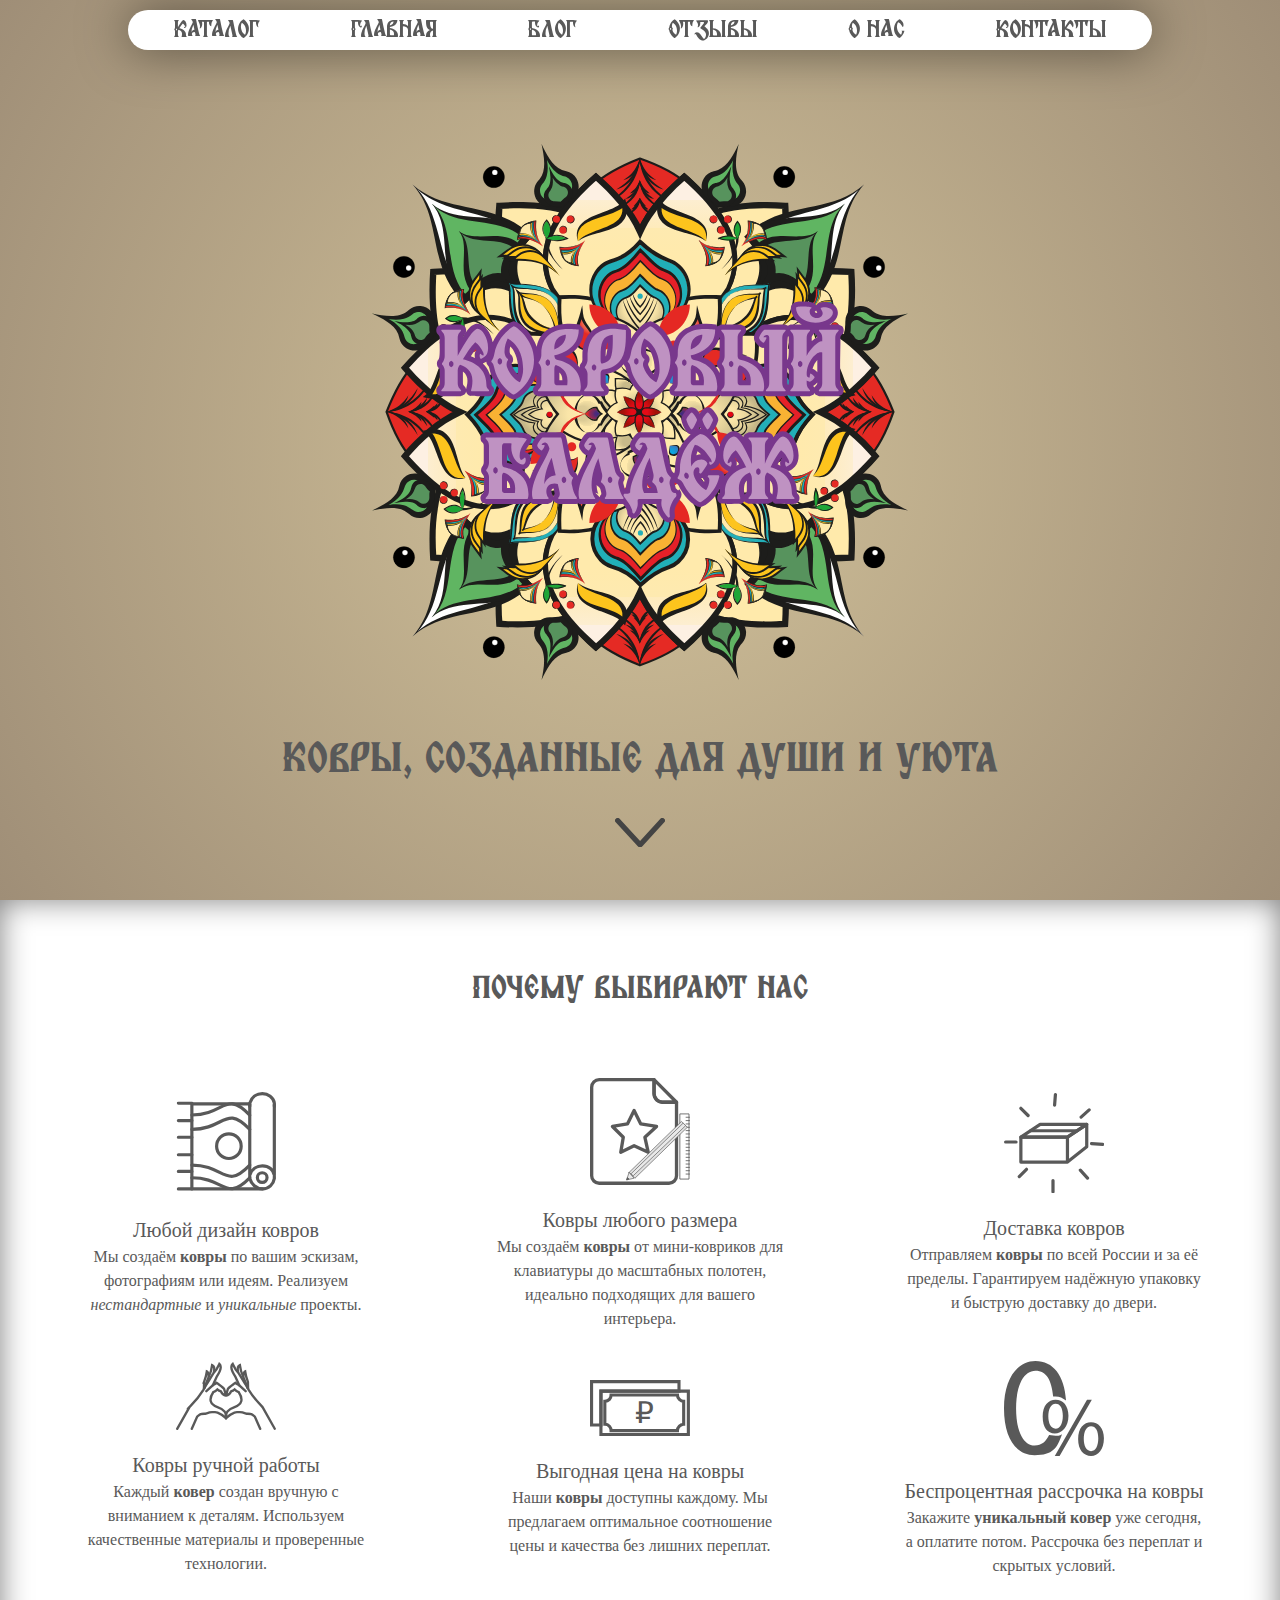
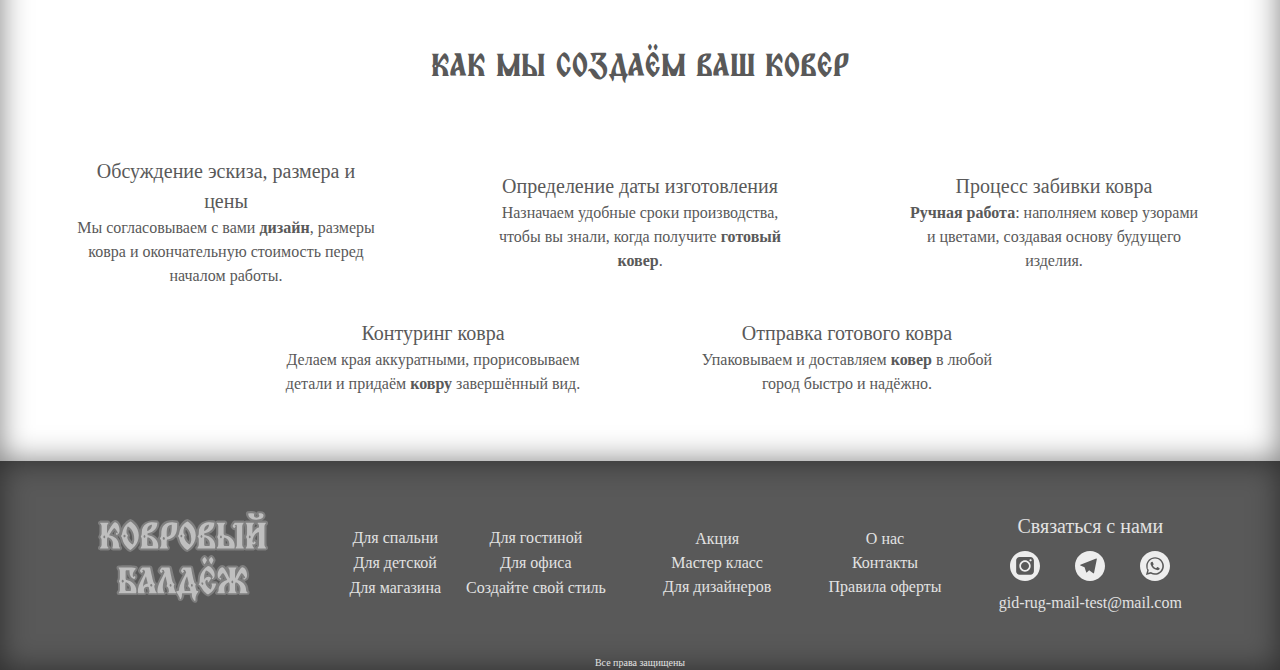
<file: index.html>
<!DOCTYPE html>
<html lang="en">
  <head>
  <meta charset="UTF-8" />
  <title>
   Главная
  </title>
  <meta
    name="description"
    content="Ковровый балдёж предлагает эксклюзивные ковры на заказ с уникальными дизайнами. Создайте ковёр по индивидуальному проекту или выберите из готовых коллекций."
  />
  <meta
    name="keywords"
    content="ковры на заказ, эксклюзивные ковры, ковры для интерьера, авторские ковры, ковровый дизайн"
  />
  <meta name="author" content="Ковровый балдёж" />
  <meta name="viewport" content="width=device-width, initial-scale=1.0" />
  <link
    rel="icon"
    type="image/x-icon"
    href="img/logo/icon/favicon.ico"
  />
  <link
    rel="icon"
    type="image/png"
    sizes="16x16"
    href="img/logo/icon/favicon-16x16.png"
  />
  <link
    rel="icon"
    type="image/png"
    sizes="32x32"
    href="img/logo/icon/favicon-32x32.png"
  />
  <link
    rel="icon"
    type="image/png"
    sizes="192x192"
    href="img/logo/icon/android-chrome-192x192.png"
  />
  <link
    rel="icon"
    type="image/png"
    sizes="512x512"
    href="img/logo/icon/android-chrome-512x512.png"
  />
  <link
    rel="apple-touch-icon"
    sizes="180x180"
    href="img/logo/icon/apple-touch-icon.png"
  />
  <!-- <link rel="manifest" href="/files/site.webmanifest" /> -->
  <link rel="stylesheet" href="css/style.min.css" />
</head>
  <body>
    <header>
  <div class="burger-menu">
    <span></span>
  </div>
  <nav class="conteiner">
    <ul class="control-menu">
      <li class="link">
        <button class="link__button clic-menu-catalog">Каталог</button>
      </li>
      <li class="link">
        <a href="#" class="link__button">Главная</a>
      </li>
      <li class="link">
        <a href="#" class="link__button">Блог</a>
      </li>
      <li class="link">
        <a href="#" class="link__button">Отзывы</a>
      </li>
      <li class="link">
        <a href="#" class="link__button">О нас</a>
      </li>
      <li class="link">
        <a href="#" class="link__button">Контакты</a>
      </li>
    </ul>
    <ul class="control-catalog">
      <li class="link button-size-shadow">
        <a href="#" class="link__button"
          ><p>Для</p>
          Спальни</a
        >
      </li>
      <li class="link button-size-shadow">
        <a href="#" class="link__button"
          ><p>Для</p>
          Гостиной</a
        >
      </li>
      <li class="link button-size-shadow">
        <a href="#" class="link__button"
          ><p>Для</p>
          Детской</a
        >
      </li>
      <li class="link button-size-shadow">
        <a href="#" class="link__button"
          ><p>Для</p>
          Офиса</a
        >
      </li>
      <li class="link button-size-shadow">
        <a href="#" class="link__button"
          ><p>Для</p>
          Магазина</a
        >
      </li>
      <li class="link button-size-shadow">
        <a href="#" class="link__button">Создайте свой стиль</a>
      </li>
    </ul>
  </nav>
</header>
    <main>
      <div class="block1">
        <div class="block1__img">
          <img
            class="block1__logo-animation"
            src="img/logo/Logo_1.svg"
            alt=""
          />
          <img
            class="block1__logo-animation"
            src="img/logo/Logo_2.svg"
            alt=""
          />
          <img
            class="block1__logo-animation"
            src="img/logo/Logo_3.svg"
            alt=""
          />
          <img
            class="block1__logo-animation"
            src="img/logo/Logo_4.svg"
            alt=""
          />
        </div>
        <div class="text-title">
          <h1>Ковры, созданные для души и уюта</h1>
        </div>
        <div class="arrow">
          <img class="arrow__down" src="img/arrow-down.svg" alt="" />
        </div>
      </div>
      <div class="block2">
        <div class="text-h2">
          <h2>Почему выбирают нас</h2>
        </div>
        <div class="advantages">
          <div class="text-img-box">
            <div class="text-img-box__img">
              <img src="img/img_1.svg" alt="Любой дизайн ковров" />
            </div>
            <div class="text-img-box__text">
              <h3>Любой дизайн ковров</h3>
              <p>
                Мы создаём <strong>ковры</strong> по вашим эскизам, фотографиям
                или идеям. Реализуем <em>нестандартные</em> и
                <em>уникальные</em> проекты.
              </p>
            </div>
          </div>
          <div class="text-img-box">
            <div class="text-img-box__img">
              <img src="img/img_6.svg" alt="Ковры любого размера" />
            </div>
            <div class="text-img-box__text">
              <h3>Ковры любого размера</h3>
              <p>
                Мы создаём <strong>ковры</strong> от мини-ковриков для
                клавиатуры до масштабных полотен, идеально подходящих для вашего
                интерьера.
              </p>
            </div>
          </div>
          <div class="text-img-box">
            <div class="text-img-box__img">
              <img src="img/img_5.svg" alt="Доставка ковров" />
            </div>
            <div class="text-img-box__text">
              <h3>Доставка ковров</h3>
              <p>
                Отправляем <strong>ковры</strong> по всей России и за её
                пределы. Гарантируем надёжную упаковку и быструю доставку до
                двери.
              </p>
            </div>
          </div>
          <div class="text-img-box">
            <div class="text-img-box__img">
              <img src="img/img_4.svg" alt="Ковры ручной работы" />
            </div>
            <div class="text-img-box__text">
              <h3>Ковры ручной работы</h3>
              <p>
                Каждый <strong>ковер</strong> создан вручную с вниманием к
                деталям. Используем качественные материалы и проверенные
                технологии.
              </p>
            </div>
          </div>
          <div class="text-img-box">
            <div class="text-img-box__img">
              <img src="img/img_3.svg" alt="Выгодная цена на ковры" />
            </div>
            <div class="text-img-box__text">
              <h3>Выгодная цена на ковры</h3>
              <p>
                Наши <strong>ковры</strong> доступны каждому. Мы предлагаем
                оптимальное соотношение цены и качества без лишних переплат.
              </p>
            </div>
          </div>
          <div class="text-img-box">
            <div class="text-img-box__img">
              <img
                src="img/img_2.svg"
                alt="Беспроцентная рассрочка на ковры"
              />
            </div>
            <div class="text-img-box__text">
              <h3>Беспроцентная рассрочка на ковры</h3>
              <p>
                Закажите <strong>уникальный ковер</strong> уже сегодня, а
                оплатите потом. Рассрочка без переплат и скрытых условий.
              </p>
            </div>
          </div>
        </div>

        <div class="text-h2">
          <h2>Как мы создаём ваш ковер</h2>
        </div>
        <div class="advantages margin-bottom">
          <div class="text-img-box">
            <div class="text-img-box__text">
              <h3>Обсуждение эскиза, размера и цены</h3>
              <p>
                Мы согласовываем с вами <strong>дизайн</strong>, размеры ковра и
                окончательную стоимость перед началом работы.
              </p>
            </div>
          </div>
          <div class="text-img-box">
            <div class="text-img-box__text">
              <h3>Определение даты изготовления</h3>
              <p>
                Назначаем удобные сроки производства, чтобы вы знали, когда
                получите <strong>готовый ковер</strong>.
              </p>
            </div>
          </div>
          <div class="text-img-box">
            <div class="text-img-box__text">
              <h3>Процесс забивки ковра</h3>
              <p>
                <strong>Ручная работа</strong>: наполняем ковер узорами и
                цветами, создавая основу будущего изделия.
              </p>
            </div>
          </div>
          <div class="text-img-box">
            <div class="text-img-box__text">
              <h3>Контуринг ковра</h3>
              <p>
                Делаем края аккуратными, прорисовываем детали и придаём
                <strong>ковру</strong> завершённый вид.
              </p>
            </div>
          </div>
          <div class="text-img-box">
            <div class="text-img-box__text">
              <h3>Отправка готового ковра</h3>
              <p>
                Упаковываем и доставляем <strong>ковер</strong> в любой город
                быстро и надёжно.
              </p>
            </div>
          </div>
        </div>
      </div>
    </main>
    <footer class="footer">
  <div class="conteiner-footer">
    <div class="img-logo-footer">

      <img src="img/header_footer/Logo_end.svg" alt="logo-footer">
    </div>
    <nav class="menu-footer">
      <ul class="menu-footer__item mod-grid2">
        <li>
          <a href="#">Для спальни</a>
        </li>
        <li>
          <a href="#">Для гостиной</a>
        </li>
        <li>
          <a href="#">Для детской</a>
        </li>
        <li>
          <a href="#">Для офиса</a>
        </li>
        <li>
          <a href="#">Для магазина</a>
        </li>
        <li>
          <a href="#">Создайте свой стиль</a>
        </li>
      </ul>
    </nav>
    <nav class="menu-footer">
      <ul class="menu-footer__item">
        <li>
          <a href="#">Акция</a>
        </li>
        <li>
          <a href="#">Мастер класс</a>
        </li>
        <li>
          <a href="#">Для дизайнеров</a>
        </li>
      </ul>
    </nav>
    <nav class="menu-footer">
      <ul class="menu-footer__item">
        <li>
          <a href="#">О нас</a>
        </li>
        <li>
          <a href="#">Контакты</a>
        </li>
        <li>
          <a href="#">Правила оферты</a>
        </li>
      </ul>
    </nav>
    <div class="conteiner-conect">
      <p>Связаться с нами</p>
      <nav class="conect">
        <ul class="conect__ul">
          <li class="conect__item-logo">
            <a href="#"><img src="img/header_footer/inst-icon.svg" alt="inst-icon"></a>
          </li>
          <li class="conect__item-logo">
            <a href="#"><img src="img/header_footer/telegram-icon.svg" alt="telegram-icon"></a>
          </li>
          <li class="conect__item-logo">
            <a href="#"><img src="img/header_footer/whatsapp-icon.svg" alt="whatsapp-icon"></a>
          </li>
        </ul>
      </nav>
      <p>gid-rug-mail-test@mail.com</p>
    </div>
  </div>
  <div class="prava">
    <p>Все права защищены</p>
  </div>
</footer>
    <script src="js/app.min.js"></script>
  </body>
</html>
</file>
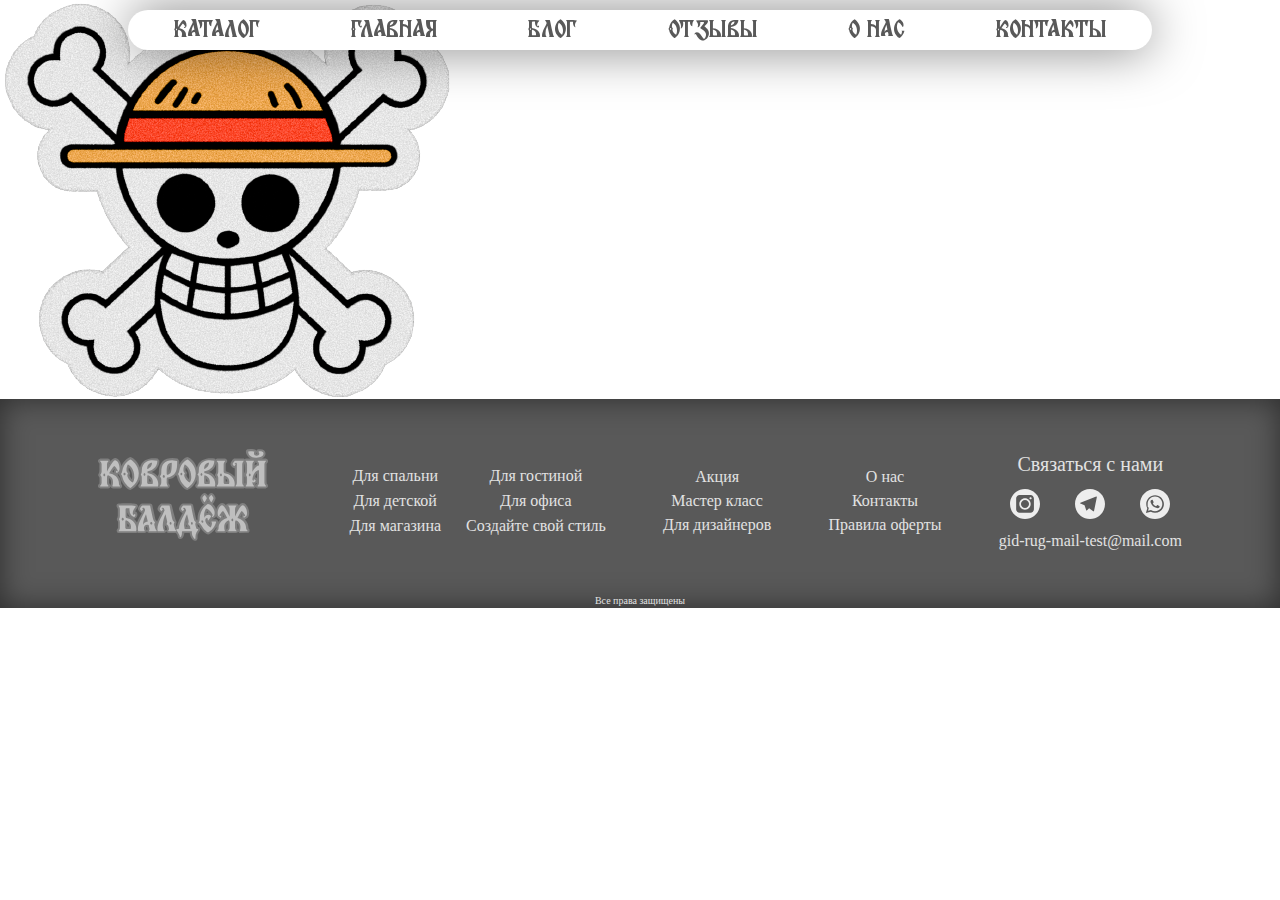
<file: about.html>
<!DOCTYPE html>
<html lang="en">
<head>
  <meta charset="UTF-8" />
  <title>
   О нас
  </title>
  <meta
    name="description"
    content="Ковровый балдёж предлагает эксклюзивные ковры на заказ с уникальными дизайнами. Создайте ковёр по индивидуальному проекту или выберите из готовых коллекций."
  />
  <meta
    name="keywords"
    content="ковры на заказ, эксклюзивные ковры, ковры для интерьера, авторские ковры, ковровый дизайн"
  />
  <meta name="author" content="Ковровый балдёж" />
  <meta name="viewport" content="width=device-width, initial-scale=1.0" />
  <link
    rel="icon"
    type="image/x-icon"
    href="img/logo/icon/favicon.ico"
  />
  <link
    rel="icon"
    type="image/png"
    sizes="16x16"
    href="img/logo/icon/favicon-16x16.png"
  />
  <link
    rel="icon"
    type="image/png"
    sizes="32x32"
    href="img/logo/icon/favicon-32x32.png"
  />
  <link
    rel="icon"
    type="image/png"
    sizes="192x192"
    href="img/logo/icon/android-chrome-192x192.png"
  />
  <link
    rel="icon"
    type="image/png"
    sizes="512x512"
    href="img/logo/icon/android-chrome-512x512.png"
  />
  <link
    rel="apple-touch-icon"
    sizes="180x180"
    href="img/logo/icon/apple-touch-icon.png"
  />
  <!-- <link rel="manifest" href="/files/site.webmanifest" /> -->
  <link rel="stylesheet" href="css/style.min.css" />
</head>
<body>
  <header>
  <div class="burger-menu">
    <span></span>
  </div>
  <nav class="conteiner">
    <ul class="control-menu">
      <li class="link">
        <button class="link__button clic-menu-catalog">Каталог</button>
      </li>
      <li class="link">
        <a href="#" class="link__button">Главная</a>
      </li>
      <li class="link">
        <a href="#" class="link__button">Блог</a>
      </li>
      <li class="link">
        <a href="#" class="link__button">Отзывы</a>
      </li>
      <li class="link">
        <a href="#" class="link__button">О нас</a>
      </li>
      <li class="link">
        <a href="#" class="link__button">Контакты</a>
      </li>
    </ul>
    <ul class="control-catalog">
      <li class="link button-size-shadow">
        <a href="#" class="link__button"
          ><p>Для</p>
          Спальни</a
        >
      </li>
      <li class="link button-size-shadow">
        <a href="#" class="link__button"
          ><p>Для</p>
          Гостиной</a
        >
      </li>
      <li class="link button-size-shadow">
        <a href="#" class="link__button"
          ><p>Для</p>
          Детской</a
        >
      </li>
      <li class="link button-size-shadow">
        <a href="#" class="link__button"
          ><p>Для</p>
          Офиса</a
        >
      </li>
      <li class="link button-size-shadow">
        <a href="#" class="link__button"
          ><p>Для</p>
          Магазина</a
        >
      </li>
      <li class="link button-size-shadow">
        <a href="#" class="link__button">Создайте свой стиль</a>
      </li>
    </ul>
  </nav>
</header>
  <main>
    <img src="img/one_pis.png" alt="">
  </main>
  <footer class="footer">
  <div class="conteiner-footer">
    <div class="img-logo-footer">

      <img src="img/header_footer/Logo_end.svg" alt="logo-footer">
    </div>
    <nav class="menu-footer">
      <ul class="menu-footer__item mod-grid2">
        <li>
          <a href="#">Для спальни</a>
        </li>
        <li>
          <a href="#">Для гостиной</a>
        </li>
        <li>
          <a href="#">Для детской</a>
        </li>
        <li>
          <a href="#">Для офиса</a>
        </li>
        <li>
          <a href="#">Для магазина</a>
        </li>
        <li>
          <a href="#">Создайте свой стиль</a>
        </li>
      </ul>
    </nav>
    <nav class="menu-footer">
      <ul class="menu-footer__item">
        <li>
          <a href="#">Акция</a>
        </li>
        <li>
          <a href="#">Мастер класс</a>
        </li>
        <li>
          <a href="#">Для дизайнеров</a>
        </li>
      </ul>
    </nav>
    <nav class="menu-footer">
      <ul class="menu-footer__item">
        <li>
          <a href="#">О нас</a>
        </li>
        <li>
          <a href="#">Контакты</a>
        </li>
        <li>
          <a href="#">Правила оферты</a>
        </li>
      </ul>
    </nav>
    <div class="conteiner-conect">
      <p>Связаться с нами</p>
      <nav class="conect">
        <ul class="conect__ul">
          <li class="conect__item-logo">
            <a href="#"><img src="img/header_footer/inst-icon.svg" alt="inst-icon"></a>
          </li>
          <li class="conect__item-logo">
            <a href="#"><img src="img/header_footer/telegram-icon.svg" alt="telegram-icon"></a>
          </li>
          <li class="conect__item-logo">
            <a href="#"><img src="img/header_footer/whatsapp-icon.svg" alt="whatsapp-icon"></a>
          </li>
        </ul>
      </nav>
      <p>gid-rug-mail-test@mail.com</p>
    </div>
  </div>
  <div class="prava">
    <p>Все права защищены</p>
  </div>
</footer>
</body>
</html>
</file>
<file: css/style.min.css>
@charset "UTF-8";@font-face{font-family:TDVolshebstvo;font-display:swap;src:url(../fonts/TDVolshebstvo.woff2) format("woff2"),url(../fonts/TDVolshebstvo.woff) format("woff");font-weight:400;font-style:normal}*{margin:0;padding:0;box-sizing:border-box;scroll-behavior:smooth}ol,ul{list-style:none}a{text-decoration:none;color:inherit}body{font-family:Arial,sans-serif;font-size:16px;line-height:1.5;background-color:#fff;color:#000;overflow-x:hidden}button,input,textarea{font-family:inherit;font-size:inherit;border:none;outline:0;background:0 0}h1,h2,h3,h4,h5,h6{font-weight:400}img{max-width:100%;height:auto;display:block}.conteiner{left:50%;transform:translateX(-50%)}.link,.link__button{display:flex;align-items:center}.control-catalog{display:flex;justify-content:center}.advantages,.arrow,.block1,.block1 .text-title,.block2,.conteiner>.control-menu,.text-img-box{display:flex;align-items:center;justify-content:center}.link__button{font-family:TDVolshebstvo;font-size:1.5em;color:#595959}@keyframes img-logo-rotate{0%{transform:rotate(0)}100%{transform:rotate(360deg)}}@keyframes img-logo-rotate-left{0%{transform:rotate(0)}100%{transform:rotate(-360deg)}}@keyframes img-logo-scale{0%{transform:scale(1)}50%{transform:scale(1.1)}100%{transform:scale(1)}}@keyframes arrow-down{0%{width:0;opacity:0;bottom:10%}25%{width:50px;opacity:100%}100%{bottom:0}}@keyframes text-h1-opacity{0%{transform:scale(0);opacity:0}75%{opacity:1}100%{transform:scale(1)}}.burger-menu{display:none;width:50px;height:50px;background:#fff;border-radius:50%;position:fixed;box-shadow:0 0 50px rgba(0,0,0,.5);right:30px;bottom:30px;z-index:1000}.burger-menu span,.burger-menu::after,.burger-menu::before{content:"";position:absolute;left:50%;transform:translateX(-50%);width:70%;height:4px;border-radius:20px;background-color:#595959}.burger-menu::after{top:10px}.burger-menu::before{bottom:10px}.burger-menu span{top:50%;left:50%;transform:translate(-50%,-50%)}.burger-menu.active span{transform:scale(0)}.burger-menu.active::before{width:80%;top:50%;transform:translate(-50%,-50%) rotate(45deg)}.burger-menu.active::after{width:80%;top:50%;transform:translate(-50%,-50%) rotate(-45deg)}@media (max-width:480px){.burger-menu{display:flex}}@media (max-width:1024px) and (min-aspect-ratio:3/2){.burger-menu{display:flex}}.conteiner{position:fixed;width:80%;height:auto;z-index:800}.conteiner>.control-menu{width:100%;height:auto;margin-top:10px;border-radius:20px;flex-wrap:wrap;background-color:#fff;box-shadow:0 0 50px rgba(0,0,0,.5)}@media (max-width:480px){.conteiner>.control-menu{background-color:unset;box-shadow:none;display:inline-flex;gap:15px}}@media (max-width:1024px) and (min-aspect-ratio:3/2){.conteiner>.control-menu{background-color:unset;box-shadow:none;display:inline-flex;gap:15px}}@media (max-width:480px){.conteiner{top:50%;left:-60%;transform:translate(-50%,-50%);transition:all .4s ease}.conteiner.active{left:50%}}@media (max-width:1024px) and (min-aspect-ratio:3/2){.conteiner{top:50%;left:-60%;transform:translate(-50%,-50%);transition:all .4s ease}.conteiner.active{left:50%}}.link{height:40px;margin:auto;border-radius:20px;transition:all .3s ease;background:#fff}.link__button{height:auto;margin:auto;padding:0 30px;transition:all .3s ease;cursor:pointer}.link__button:hover{color:#fff}.link:hover{transform:scale(1.05);background:#b28afd;box-shadow:0 0 50px rgba(0,0,0,.5)}@media (max-width:480px){.link{height:80px;width:100%;box-shadow:0 0 50px rgba(0,0,0,.5)}.link__button{height:80px;width:100%;justify-content:center}}@media (max-width:1024px) and (min-aspect-ratio:3/2){.link{height:90px;width:30%;box-shadow:0 0 50px rgba(0,0,0,.5)}.link__button{height:90px;width:100%;justify-content:center}}.control-catalog{display:inline-flex;padding-top:10px;gap:9px;position:fixed;flex-direction:column;width:200px;text-align:center;left:-120%;z-index:5;transition:all .3s ease}.control-catalog .button-size-shadow{width:100%;height:auto;padding:3px;box-shadow:0 0 50px rgba(0,0,0,.5)}@media (max-width:1024px) and (min-aspect-ratio:3/2){.control-catalog .button-size-shadow{width:30%}}.control-catalog p{font-size:.5em;margin-right:7px}.control-catalog.active{left:0}@media (max-width:480px){.control-catalog{width:100%}.control-catalog.active{left:135%}}@media (max-width:1024px) and (min-aspect-ratio:3/2){.control-catalog{flex-direction:row;flex-wrap:wrap;width:100%}.control-catalog.active{left:135%}}.test{background:#f8e799;height:500px}.block1{flex-direction:column;width:100%;height:100vh;transition:all ease;background:radial-gradient(circle,#d2c29a,#9f8e77)}@media (max-width:1024px) and (min-aspect-ratio:3/2){.block1{flex-direction:row}}.block1 .block1__img{display:flex;width:100%;height:85%;position:relative;justify-content:center;align-items:center;overflow:hidden}.block1 .text-title{width:100%;height:auto;position:absolute;bottom:12%;flex-wrap:wrap;overflow:hidden}@media (max-width:1024px) and (min-aspect-ratio:3/2){.block1 .text-title{bottom:unset;position:unset;overflow:unset}}.block1 .text-title h1{text-align:center;font-family:TDVolshebstvo;color:#595959;font-size:2.625em;transition:all ease-in-out;animation-name:text-h1-opacity;animation-duration:3s}@media (max-width:1200px){.block1 .text-title h1{font-size:2.125em}}@media (max-width:768px){.block1 .text-title h1{font-size:1.5em}}.block1 .block1__logo-animation{animation-name:img-logo-rotate;animation-iteration-count:infinite;position:absolute;top:10%;max-height:70%;overflow:hidden}@media (max-width:1024px) and (min-aspect-ratio:3/2){.block1 .block1__logo-animation{left:10%}}.block1 .block1__logo-animation:nth-of-type(1){animation-duration:40s}.block1 .block1__logo-animation:nth-of-type(2){animation-duration:55s}.block1 .block1__logo-animation:nth-of-type(3){animation-name:img-logo-rotate-left;animation-duration:35s}.block1 .block1__logo-animation:nth-of-type(4){animation-name:img-logo-scale;animation-duration:60s;animation-iteration-count:infinite}.arrow{width:50px}.arrow .arrow__down{position:absolute;width:50px;animation-name:arrow-down;animation-duration:2s;animation-iteration-count:infinite}@media (max-width:1024px) and (min-aspect-ratio:3/2){.arrow{position:absolute;align-items:unset;bottom:20px;height:100%}}.block2{width:100%;flex-wrap:wrap;box-shadow:inset 0 0 30px rgba(0,0,0,.5)}.block2 .text-h2{width:100%;text-align:center;padding-top:65px}.block2 .text-h2 h2{margin:0 10px;font-size:2em;font-family:TDVolshebstvo;color:#595959}.advantages{flex-wrap:wrap;gap:30px;margin-top:65px}.text-img-box{flex-wrap:wrap;gap:20px;width:30%;min-width:300px}.text-img-box .text-img-box__img{width:20%;min-width:100px}.text-img-box .text-img-box__text{text-align:center;width:70%;min-width:300px;color:#595959;font-family:Georgia,"Times New Roman",Times,serif;font-size:1em}.text-img-box .text-img-box__text h3{font-size:1.25em}.text-img-box__text.size{width:100%}.advantages.margin-bottom{margin-bottom:65px}.footer{width:100%;background-color:#595959;box-shadow:inset 0 0 30px rgba(0,0,0,.5);gap:20px}.footer .conteiner-footer{display:flex;width:89.5833333333%;padding:50px 0 40px 0;margin:auto;flex-wrap:wrap;gap:5%;justify-content:center}.footer .conteiner-footer .img-logo-footer{width:170px;height:92px}@media (max-width:480px){.footer .conteiner-footer{gap:20px}}.menu-footer{display:flex;justify-content:center;align-items:center}.menu-footer .menu-footer__item li{text-align:center;font-family:Georgia,"Times New Roman",Times,serif;color:#e2e2e2;font-size:1em;transition:all .3s ease}.menu-footer .menu-footer__item li:hover{transform:scale(1.1);color:#ffc186}.mod-grid2{display:grid;grid-template-columns:repeat(2,1fr);gap:1px}.conteiner-conect{display:inline-flex;flex-direction:column;align-items:center;gap:10px}.conteiner-conect p{font-family:Georgia,"Times New Roman",Times,serif;color:#e2e2e2}.conteiner-conect p:nth-of-type(1){font-size:1.25em}.conect .conect__ul{display:flex;justify-content:center;align-items:center;gap:35px}.conect .conect__ul .conect__item-logo{border-radius:50%;width:30px}.conect .conect__ul .conect__item-logo:hover{transform:scale(1.1);background-color:#8b69fb}.prava p{text-align:center;font-family:Georgia,"Times New Roman",Times,serif;color:#e2e2e2;font-size:.625em}
</file>
